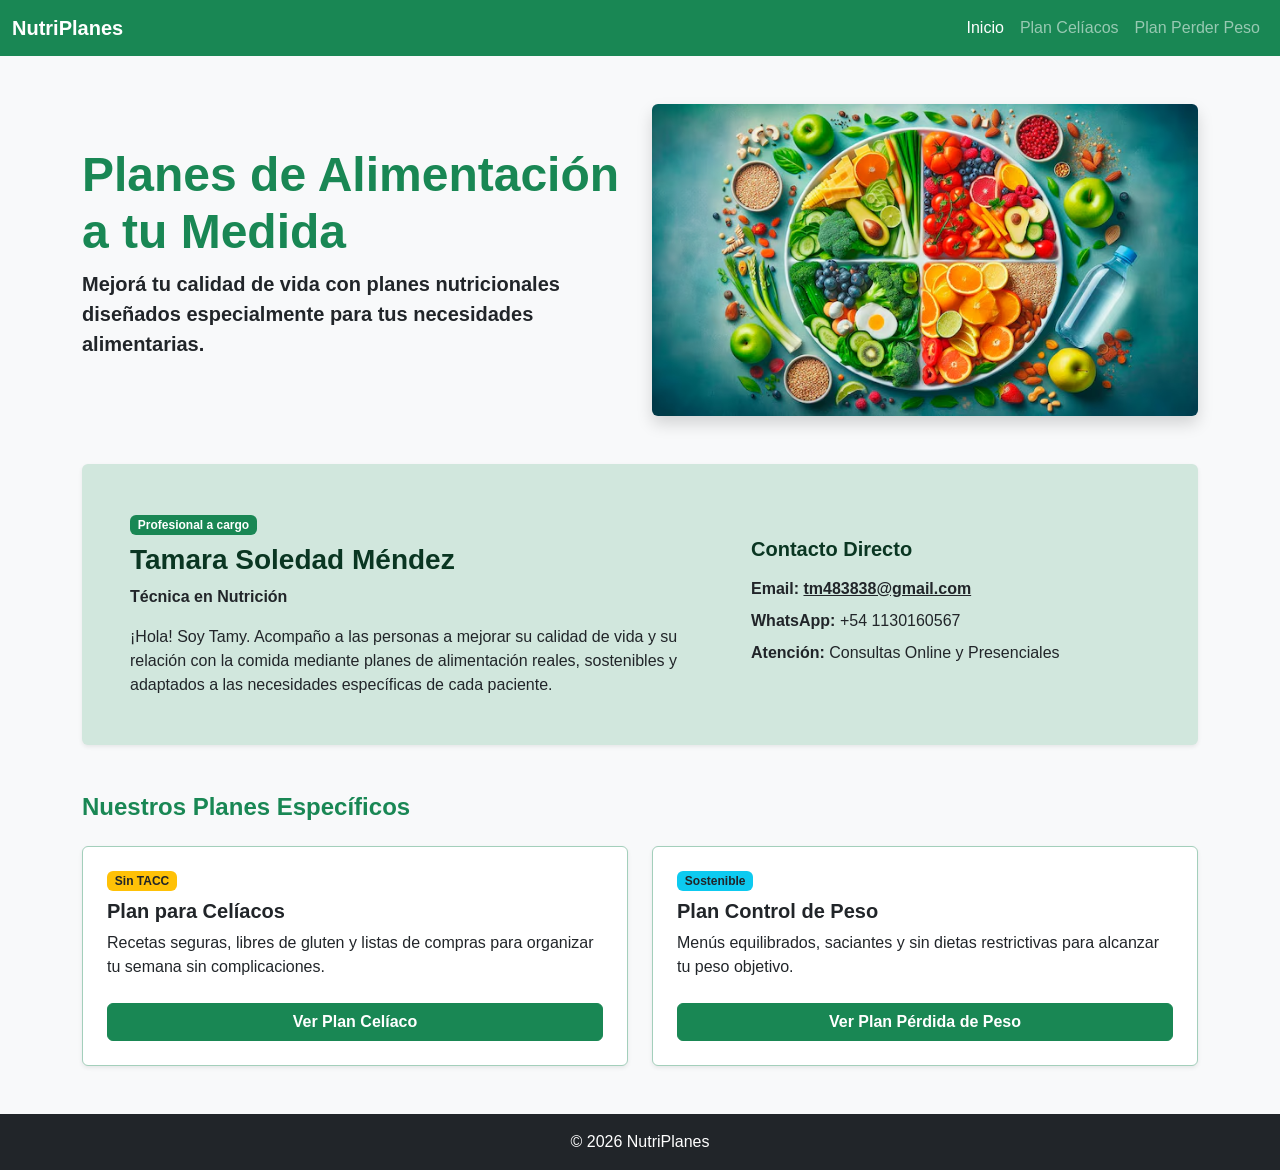
<file: index.html>
<!DOCTYPE html>
<html lang="es">
<head>
  <meta charset="UTF-8">
  <meta name="viewport" content="width=device-width, initial-scale=1.0">
  <title>NutriPlanes - Inicio</title>
  <!-- CSS de Bootstrap 5 -->
  <link href="https://cdn.jsdelivr.net/npm/bootstrap@5.3.0/dist/css/bootstrap.min.css" rel="stylesheet">
  <link rel="stylesheet" href="style.css">
  <script src="script.js"></script>
</head>
<body>

  <!-- Header / Navbar -->
  <header>
    <nav class="navbar navbar-expand-lg navbar-dark bg-success">
      <div class="container-fluid">
        <a class="navbar-brand fw-bold" href="index.html">NutriPlanes</a>
        <button class="navbar-toggler" type="button" data-bs-toggle="collapse" data-bs-target="#navbarNav">
          <span class="navbar-toggler-icon"></span>
        </button>
        <div class="collapse navbar-collapse" id="navbarNav">
          <ul class="navbar-nav ms-auto">
            <li class="nav-item">
              <a class="nav-link active" href="index.html">Inicio</a>
            </li>
            <li class="nav-item">
              <a class="nav-link" href="celiacos.html">Plan Celíacos</a>
            </li>
            <li class="nav-item">
              <a class="nav-link" href="peso.html">Plan Perder Peso</a>
            </li>
          </ul>
        </div>
      </div>
    </nav>
  </header>

  <!-- Main Content -->
  <main class="container my-5">
    
    <!-- Hero / Presentación General -->
    <section class="row align-items-center mb-5">
      <div class="col-md-6">
        <h1 class="display-5 fw-bold text-success">Planes de Alimentación a tu Medida</h1>
        <p class="lead fw-bold text-dark">Mejorá tu calidad de vida con planes nutricionales diseñados especialmente para tus necesidades alimentarias.</p>
      </div>
      <div class="col-md-6 mt-3 mt-md-0">
        <img src="imagenes/img.plan.avif" alt="Alimentación Saludable" class="img-fluid rounded shadow">
      </div>
    </section>

    <!-- Sección Sobre Mí / Presentación Profesional -->
    <section id="sobre-mi" class="bg-success-subtle p-4 p-md-5 rounded shadow-sm mb-5">
      <div class="row align-items-center">
        <div class="col-md-7 mb-3 mb-md-0">
          <span class="badge bg-success mb-2">Profesional a cargo</span>
          <h2 class="h3 fw-bold text-success-emphasis">Tamara Soledad Méndez</h2>
          <p class="fw-bold text-dark mb-3">Técnica en Nutrición</p>
          <p class="text-dark mb-0">
            ¡Hola! Soy Tamy. Acompaño a las personas a mejorar su calidad de vida y su relación con la comida mediante planes de alimentación reales, sostenibles y adaptados a las necesidades específicas de cada paciente.
          </p>
        </div>
        <div class="col-md-5 border-start-md ps-md-4">
          <h5 class="fw-bold text-success-emphasis mb-3">Contacto Directo</h5>
          <ul class="list-unstyled text-dark mb-0">
            <li class="mb-2"><strong>Email:</strong> <a href="mailto:tm483838@gmail.com" class="text-decoration-underline text-dark fw-bold">tm483838@gmail.com</a></li>
            <li class="mb-2"><strong>WhatsApp:</strong> +54 1130160567</li>
            <li class="mb-2"><strong>Atención:</strong> Consultas Online y Presenciales</li>
          </ul>
        </div>
      </div>
    </section>
<!-- Tarjetas de Acceso a los Planes -->
    <section class="mb-5">
      <h2 class="h4 text-success fw-bold mb-4">Nuestros Planes Específicos</h2>
      
      <div class="row g-4">
        <!-- Card Plan Celíacos -->
        <div class="col-md-6">
          <div class="card h-100 shadow-sm border border-success-subtle bg-white">
            <div class="card-body d-flex flex-column p-4">
              <span class="badge bg-warning text-dark align-self-start mb-2">Sin TACC</span>
              <h3 class="h5 card-title fw-bold text-dark">Plan para Celíacos</h3>
              <p class="card-text text-dark fw-medium mb-4">
                Recetas seguras, libres de gluten y listas de compras para organizar tu semana sin complicaciones.
              </p>
              <a href="celiacos.html" class="btn btn-success mt-auto fw-semibold">Ver Plan Celíaco</a>
            </div>
          </div>
        </div>

        <!-- Card Plan Pérdida de Peso -->
        <div class="col-md-6">
          <div class="card h-100 shadow-sm border border-success-subtle bg-white">
            <div class="card-body d-flex flex-column p-4">
              <span class="badge bg-info text-dark align-self-start mb-2">Sostenible</span>
              <h3 class="h5 card-title fw-bold text-dark">Plan Control de Peso</h3>
              <p class="card-text text-dark fw-medium mb-4">
                Menús equilibrados, saciantes y sin dietas restrictivas para alcanzar tu peso objetivo.
              </p>
              <a href="peso.html" class="btn btn-success mt-auto fw-semibold">Ver Plan Pérdida de Peso</a>
            </div>
          </div>
        </div>
      </div>

    </section>
    
  </main>

  <footer class="bg-dark text-white text-center py-3 mt-5">
    <p class="mb-0">&copy; 2026 NutriPlanes</p>
  </footer>

  <!-- JS de Bootstrap -->
  <script src="https://cdn.jsdelivr.net/npm/bootstrap@5.3.0/dist/js/bootstrap.bundle.min.js"></script>
</body>
</html>
</file>
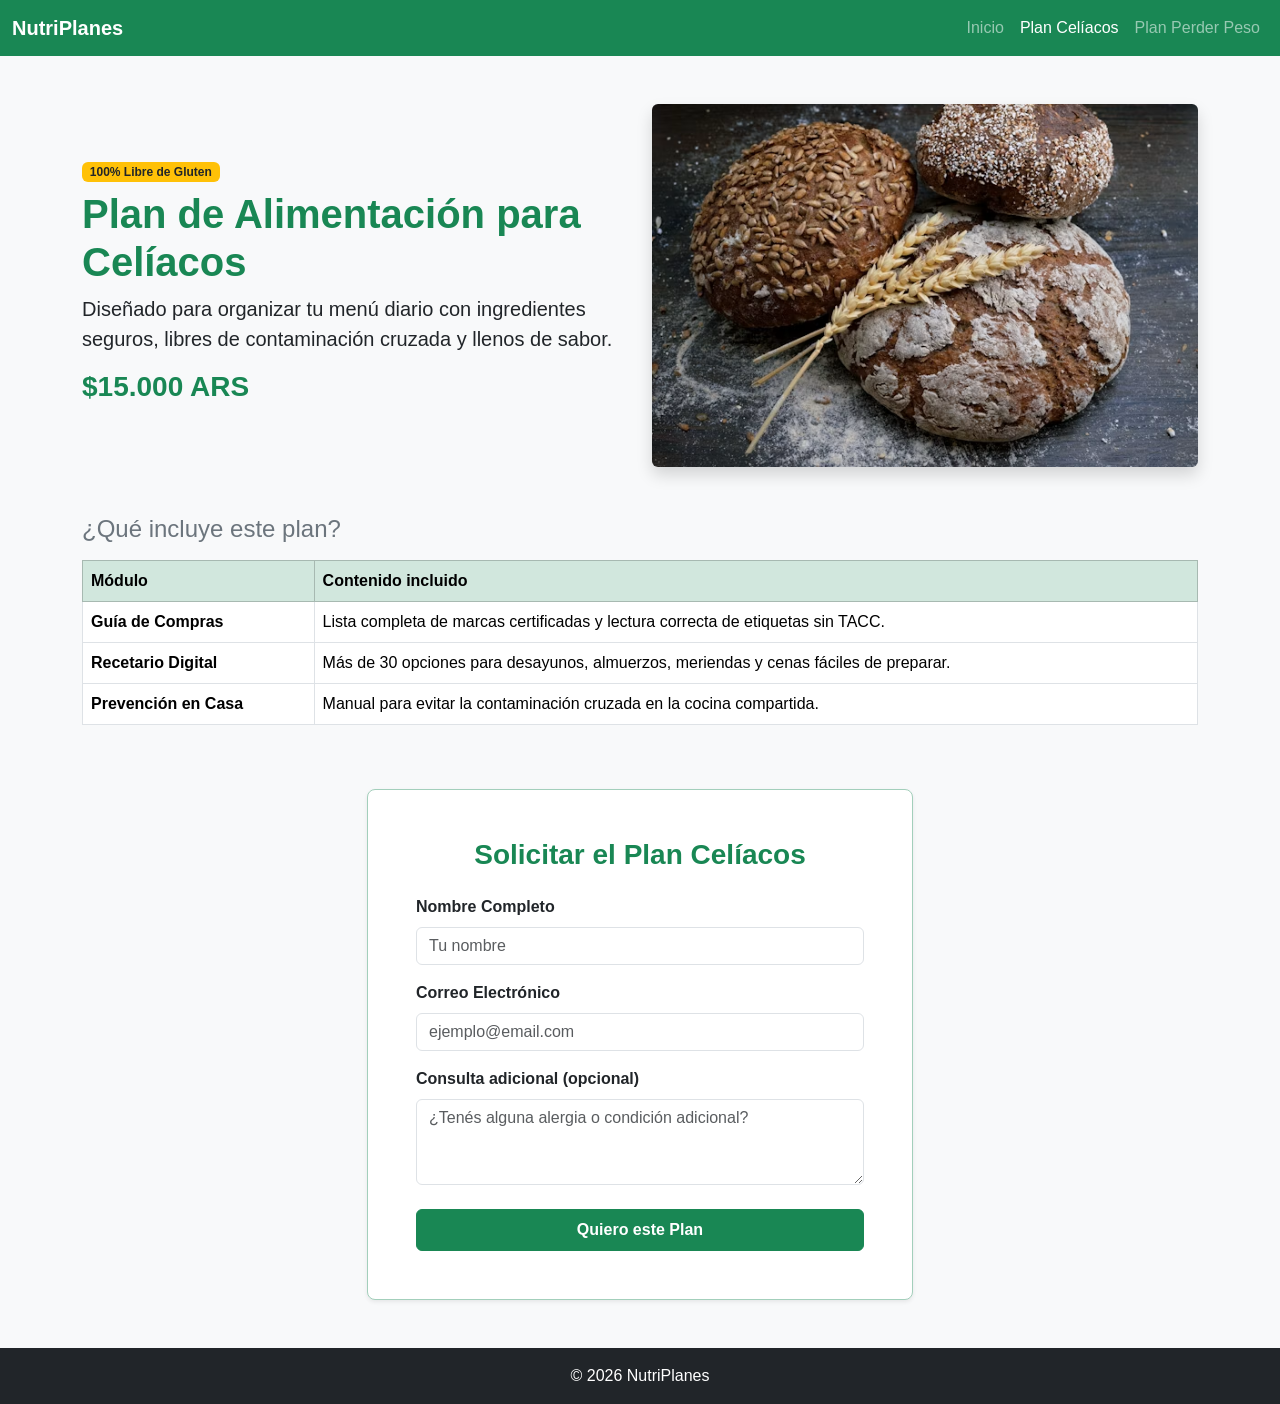
<file: celiacos.html>
<!DOCTYPE html>
<html lang="es">
<head>
  <meta charset="UTF-8">
  <meta name="viewport" content="width=device-width, initial-scale=1.0">
  <title>NutriPlanes - Plan para Celíacos</title>
  <!-- CSS de Bootstrap 5 -->
  <link href="https://cdn.jsdelivr.net/npm/bootstrap@5.3.0/dist/css/bootstrap.min.css" rel="stylesheet">
  <link rel="stylesheet" href="style.css">
</head>
<body>

  <!-- Header / Navbar -->
  <header>
    <nav class="navbar navbar-expand-lg navbar-dark bg-success">
      <div class="container-fluid">
        <a class="navbar-brand fw-bold" href="index.html">NutriPlanes</a>
        <button class="navbar-toggler" type="button" data-bs-toggle="collapse" data-bs-target="#navbarNav" aria-controls="navbarNav" aria-expanded="false" aria-label="Toggle navigation">
          <span class="navbar-toggler-icon"></span>
        </button>
        <div class="collapse navbar-collapse" id="navbarNav">
          <ul class="navbar-nav ms-auto">
            <li class="nav-item">
              <a class="nav-link" href="index.html">Inicio</a>
            </li>
            <li class="nav-item">
              <a class="nav-link active" href="celiacos.html">Plan Celíacos</a>
            </li>
            <li class="nav-item">
              <a class="nav-link" href="peso.html">Plan Perder Peso</a>
            </li>
          </ul>
        </div>
      </div>
    </nav>
  </header>

  <!-- Main Content -->
  <main class="container my-5">
    
    <div class="row align-items-center mb-5">
      <div class="col-md-6">
        <span class="badge bg-warning text-dark mb-2">100% Libre de Gluten</span>
        <h1 class="display-6 fw-bold text-success">Plan de Alimentación para Celíacos</h1>
        <p class="lead">Diseñado para organizar tu menú diario con ingredientes seguros, libres de contaminación cruzada y llenos de sabor.</p>
        <h3 class="text-success fw-bold me-2">$15.000 ARS</h3>
      </div>
      <div class="col-md-6">
        <img src="imagenes/img.celiaco.avif" alt="Plato sin TACC" class="img-fluid rounded shadow">
      </div>
    </div>

    <!-- Tabla de Contenidos del Plan -->
    <section class="mb-5">
      <h2 class="h4 mb-3 text-secondary">¿Qué incluye este plan?</h2>
      <div class="table-responsive">
        <table class="table table-bordered align-middle">
          <thead class="table-success">
            <tr>
              <th>Módulo</th>
              <th>Contenido incluido</th>
            </tr>
          </thead>
          <tbody>
            <tr>
              <td><strong>Guía de Compras</strong></td>
              <td>Lista completa de marcas certificadas y lectura correcta de etiquetas sin TACC.</td>
            </tr>
            <tr>
              <td><strong>Recetario Digital</strong></td>
              <td>Más de 30 opciones para desayunos, almuerzos, meriendas y cenas fáciles de preparar.</td>
            </tr>
            <tr>
              <td><strong>Prevención en Casa</strong></td>
              <td>Manual para evitar la contaminación cruzada en la cocina compartida.</td>
            </tr>
          </tbody>
        </table>
      </div>
    </section>

    <!-- Formulario para solicitar el plan -->
    <section class="row justify-content-center my-5">
  <div class="col-md-8 col-lg-6">
    <div class="card shadow-sm border border-success-subtle bg-white rounded-3 p-4 p-md-5">
      <h2 class="h3 text-success fw-bold text-center mb-4">Solicitar el Plan Celíacos</h2>
      
      <form>
        <div class="mb-3">
          <label for="nombre" class="form-label fw-bold text-dark">Nombre Completo</label>
          <input type="text" class="form-control" id="nombre" placeholder="Tu nombre">
        </div>

        <div class="mb-3">
          <label for="email" class="form-label fw-bold text-dark">Correo Electrónico</label>
          <input type="email" class="form-control" id="email" placeholder="ejemplo@email.com">
        </div>

        <div class="mb-4">
          <label for="consulta" class="form-label fw-bold text-dark">Consulta adicional (opcional)</label>
          <textarea class="form-control" id="consulta" rows="3" placeholder="¿Tenés alguna alergia o condición adicional?"></textarea>
        </div>

        <button type="submit" class="btn btn-success w-100 fw-bold py-2">Quiero este Plan</button>
      </form>
    </div>
  </div>
</section>

  </main>

  <footer class="bg-dark text-white text-center py-3 mt-5">
    <p class="mb-0">&copy; 2026 NutriPlanes</p>
  </footer>

  <!-- JS de Bootstrap -->
  <script src="https://cdn.jsdelivr.net/npm/bootstrap@5.3.0/dist/js/bootstrap.bundle.min.js"></script>
</body>
</html>
</file>
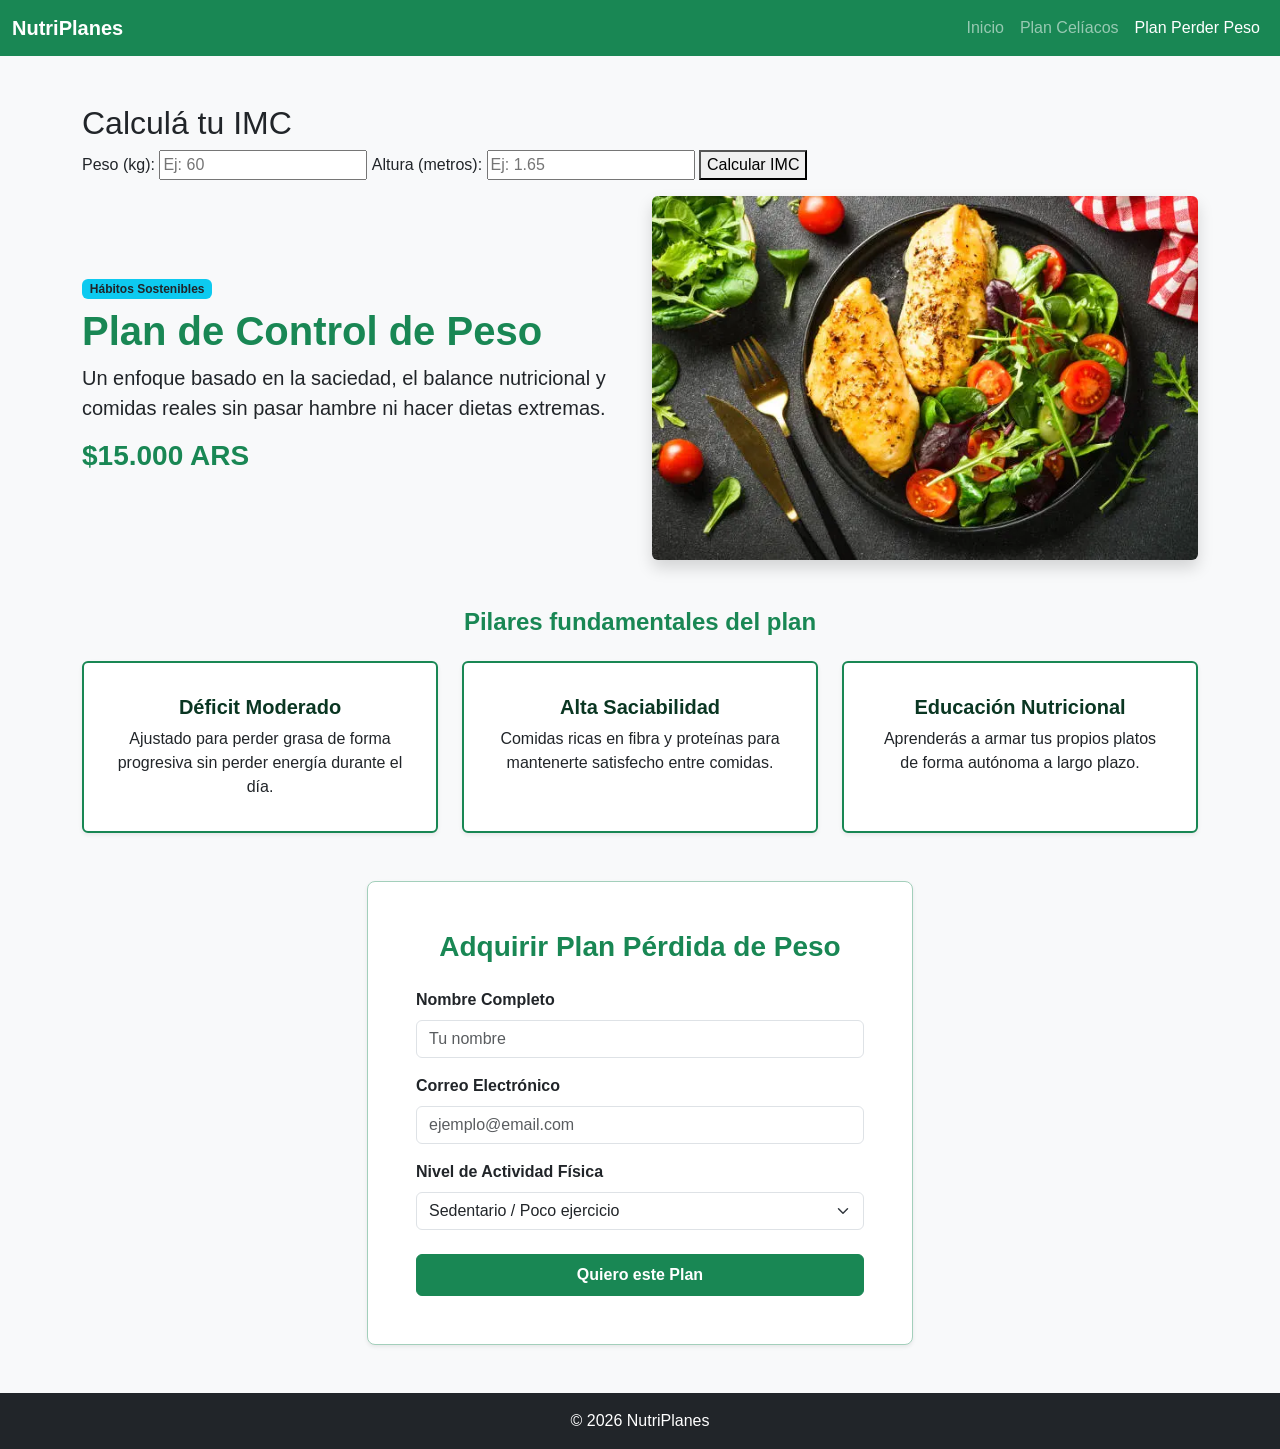
<file: peso.html>
<!DOCTYPE html>
<html lang="es">
<head>
  <meta charset="UTF-8">
  <meta name="viewport" content="width=device-width, initial-scale=1.0">
  <title>NutriPlanes - Plan Pérdida de Peso</title>
  <!-- CSS de Bootstrap 5 -->
  <link href="https://cdn.jsdelivr.net/npm/bootstrap@5.3.0/dist/css/bootstrap.min.css" rel="stylesheet">
  <link rel="stylesheet" href="style.css">
  <script src="script.js"></script>
</head>
<body>

  <!-- Header / Navbar -->
  <header>
    <nav class="navbar navbar-expand-lg navbar-dark bg-success">
      <div class="container-fluid">
        <a class="navbar-brand fw-bold" href="index.html">NutriPlanes</a>
        <button class="navbar-toggler" type="button" data-bs-toggle="collapse" data-bs-target="#navbarNav" aria-controls="navbarNav" aria-expanded="false" aria-label="Toggle navigation">
          <span class="navbar-toggler-icon"></span>
        </button>
        <div class="collapse navbar-collapse" id="navbarNav">
          <ul class="navbar-nav ms-auto">
            <li class="nav-item">
              <a class="nav-link" href="index.html">Inicio</a>
            </li>
            <li class="nav-item">
              <a class="nav-link" href="celiacos.html">Plan Celíacos</a>
            </li>
            <li class="nav-item">
              <a class="nav-link active" href="peso.html">Plan Perder Peso</a>
            </li>
          </ul>
        </div>
      </div>
    </nav>
  </header>

  <!-- Main Content -->
  <main class="container my-5">
    <section class="calculadora">
    <h2>Calculá tu IMC</h2>

    <label for="peso">Peso (kg):</label>
    <input type="number" id="peso" placeholder="Ej: 60">

    <label for="altura">Altura (metros):</label>
    <input type="number" id="altura" step="0.01" placeholder="Ej: 1.65">

    <button id="calcularIMC">Calcular IMC</button>

    <p id="resultado"></p>
</section>
    
    <div class="row align-items-center mb-5">
      <div class="col-md-6">
        <span class="badge bg-info text-dark mb-2">Hábitos Sostenibles</span>
        <h1 class="display-6 fw-bold text-success">Plan de Control de Peso</h1>
        <p class="lead">Un enfoque basado en la saciedad, el balance nutricional y comidas reales sin pasar hambre ni hacer dietas extremas.</p>
        <h3 class="text-success fw-bold me-2">$15.000 ARS</h3>
      </div>
      <div class="col-md-6">
        <img src="imagenes/img.peso.webp" alt="Ensalada equilibrada" class="img-fluid rounded shadow">
      </div>
    </div>

    <!-- Beneficios en formato Tarjetas -->
    <!-- Pilares del plan -->
    <section class="mb-5">
      <h2 class="h4 text-success fw-bold text-center mb-4">Pilares fundamentales del plan</h2>
      
      <div class="row g-4">
        <div class="col-md-4">
          <div class="card h-100 shadow-sm border border-success border-2 bg-white p-3 text-center">
            <div class="card-body">
              <h3 class="h5 card-title fw-bold text-success-emphasis mb-2">Déficit Moderado</h3>
              <p class="card-text text-dark mb-0">
                Ajustado para perder grasa de forma progresiva sin perder energía durante el día.
              </p>
            </div>
          </div>
        </div>

        <div class="col-md-4">
          <div class="card h-100 shadow-sm border border-success border-2 bg-white p-3 text-center">
            <div class="card-body">
              <h3 class="h5 card-title fw-bold text-success-emphasis mb-2">Alta Saciabilidad</h3>
              <p class="card-text text-dark mb-0">
                Comidas ricas en fibra y proteínas para mantenerte satisfecho entre comidas.
              </p>
            </div>
          </div>
        </div>

        <div class="col-md-4">
          <div class="card h-100 shadow-sm border border-success border-2 bg-white p-3 text-center">
            <div class="card-body">
              <h3 class="h5 card-title fw-bold text-success-emphasis mb-2">Educación Nutricional</h3>
              <p class="card-text text-dark mb-0">
                Aprenderás a armar tus propios platos de forma autónoma a largo plazo.
              </p>
            </div>
          </div>
        </div>
      </div>
    </section>

    <!-- Formulario de Pedido -->
    <section class="row justify-content-center my-5">
  <div class="col-md-8 col-lg-6">
    <div class="card shadow-sm border border-success-subtle bg-white rounded-3 p-4 p-md-5">
      <h2 class="h3 text-success fw-bold text-center mb-4">Adquirir Plan Pérdida de Peso</h2>
      
      <form>
        <div class="mb-3">
          <label for="nombre" class="form-label fw-bold text-dark">Nombre Completo</label>
          <input type="text" class="form-control" id="nombre" placeholder="Tu nombre">
        </div>

        <div class="mb-3">
          <label for="email" class="form-label fw-bold text-dark">Correo Electrónico</label>
          <input type="email" class="form-control" id="email" placeholder="ejemplo@email.com">
        </div>

        <div class="mb-4">
          <label for="actividad" class="form-label fw-bold text-dark">Nivel de Actividad Física</label>
          <select class="form-select text-dark" id="actividad">
            <option selected>Sedentario / Poco ejercicio</option>
            <option value="1">Moderado (1 a 3 días por semana)</option>
            <option value="2">Intenso (4 a 6 días por semana)</option>
          </select>
        </div>

        <button type="submit" class="btn btn-success w-100 fw-bold py-2">Quiero este Plan</button>
      </form>
    </div>
  </div>
</section>

  </main>

  <footer class="bg-dark text-white text-center py-3 mt-5">
    <p class="mb-0">&copy; 2026 NutriPlanes</p>
  </footer>

  <!-- JS de Bootstrap -->
  <script src="https://cdn.jsdelivr.net/npm/bootstrap@5.3.0/dist/js/bootstrap.bundle.min.js"></script>
</body>
</html>
</file>
<file: style.css>
/* Ajustes visuales personalizados */
body {
  font-family: 'Segoe UI', Tahoma, Geneva, Verdana, sans-serif;
  background-color: #f8f9fa;
}

.max-w-600 {
  max-width: 600px;
}

/* Transición suave para los botones */
.btn-success {
  transition: transform 0.2s ease, background-color 0.2s ease;
}

.btn-success:hover {
  transform: translateY(-2px);
}
</file>
